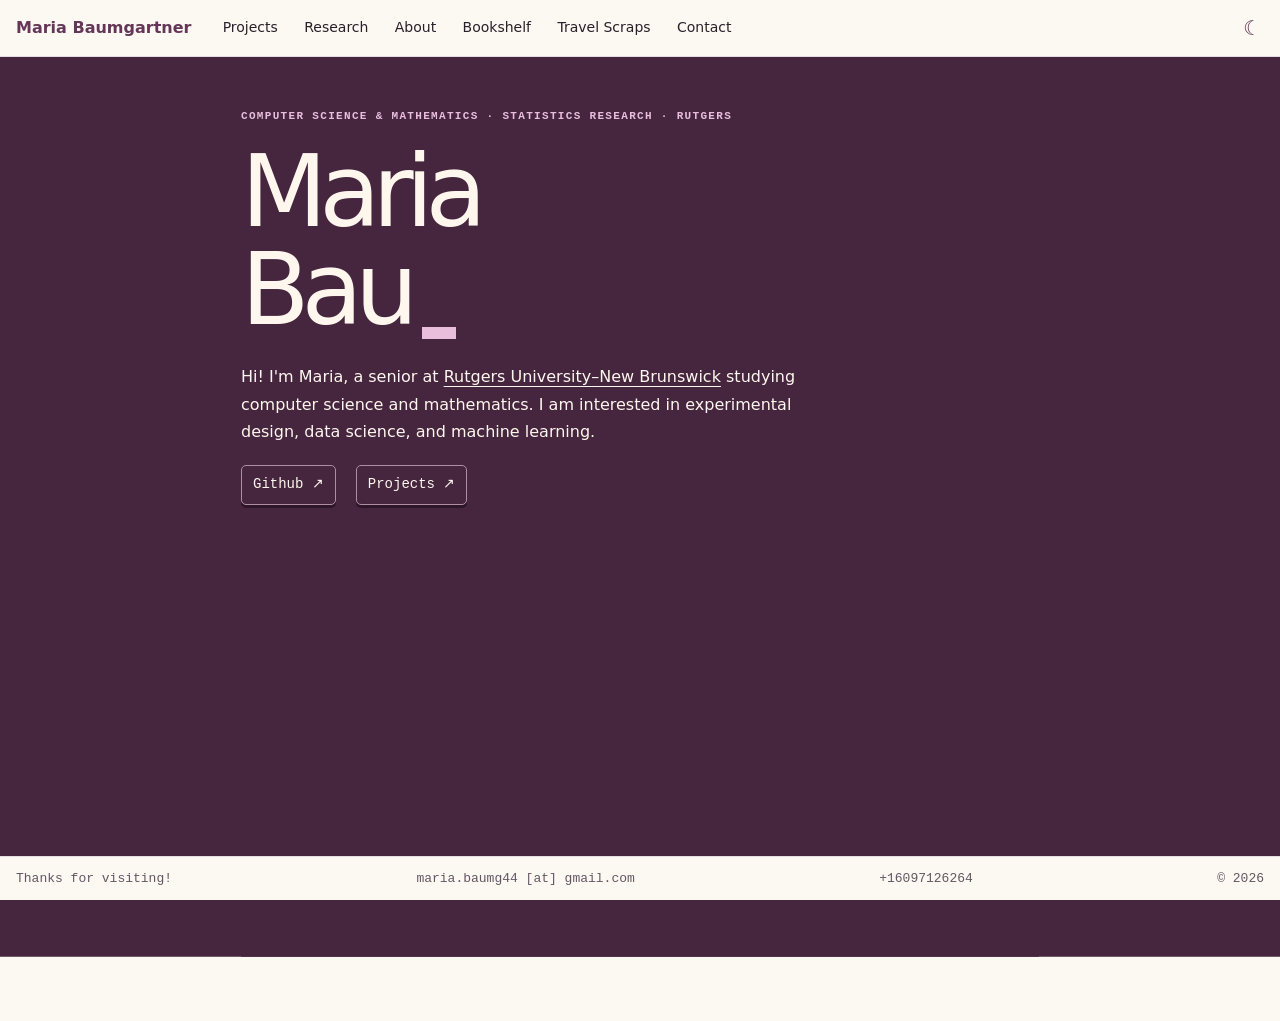
<file: index.html>
<!doctype html>
<html lang="en">
  <head>
    <meta charset="utf-8">
    <meta name="viewport" content="width=device-width,initial-scale=1">
    <meta name="description" content="Maria Baumgartner — mathematics, machine learning, and thoughtful software. Rutgers University.">
    <title>Maria Baumgartner</title>
    <link rel="stylesheet" href="./styles.css?v=8">
  </head>
  <body id="top">
    <header>
      <a class="brand" href="./index.html">Maria Baumgartner<span class="brand-dot"></span></a>
      <nav aria-label="Main navigation">
        <a href="./pages/projects.html">Projects</a>
        <a href="./pages/research.html">Research</a>
        <a href="./pages/about.html">About</a>
        <a href="./pages/bookshelf.html">Bookshelf</a>
        <a href="./pages/postcards.html">Travel Scraps</a>
        <a href="./pages/contact.html">Contact</a>
        <button type="button" id="theme-toggle" hidden>Dark mode</button>
      </nav>
    </header>

    <div class="wrap">
      <main>
        <section class="hero" aria-labelledby="site-title">
          <div class="hero-content">
            <div class="eyebrow">
              Computer science &amp; mathematics · Statistics Research · Rutgers
            </div>
            <h1 id="site-title" aria-label="Maria Baumgartner">
                <span class="name-line" aria-hidden="true"><span id="first-name">Maria</span></span><br>
                <span class="name-line" aria-hidden="true"><span id="last-name">Baumgartner</span><span class="cursor"></span></span>
            </h1>
            <p class="intro">Hi! I'm Maria, a senior at <a href="https://newbrunswick.rutgers.edu/" target="_blank" rel="noopener">Rutgers University&ndash;New Brunswick</a> studying computer science and mathematics. I am interested in experimental design, data science, and machine learning.</p>
            <div class="links">
              <a href="https://github.com/mariabaumg" target="_blank" rel="noopener">Github ↗</a>
              <a href="./pages/projects.html">Projects ↗</a>
            </div>
          </div>
          <!-- <div class="headshot-placeholder" aria-hidden="true">MB</div> -->
        </section>
      </main>
      <footer>
        <span>Thanks for visiting!</span><span>maria.baumg44 [at] gmail.com</span> <span>+16097126264</span><span>© <span id="year">2026</span></span>
      </footer>
    </div>
    <script src="./script.js?v=9" defer></script>
  </body>
</html>
</file>
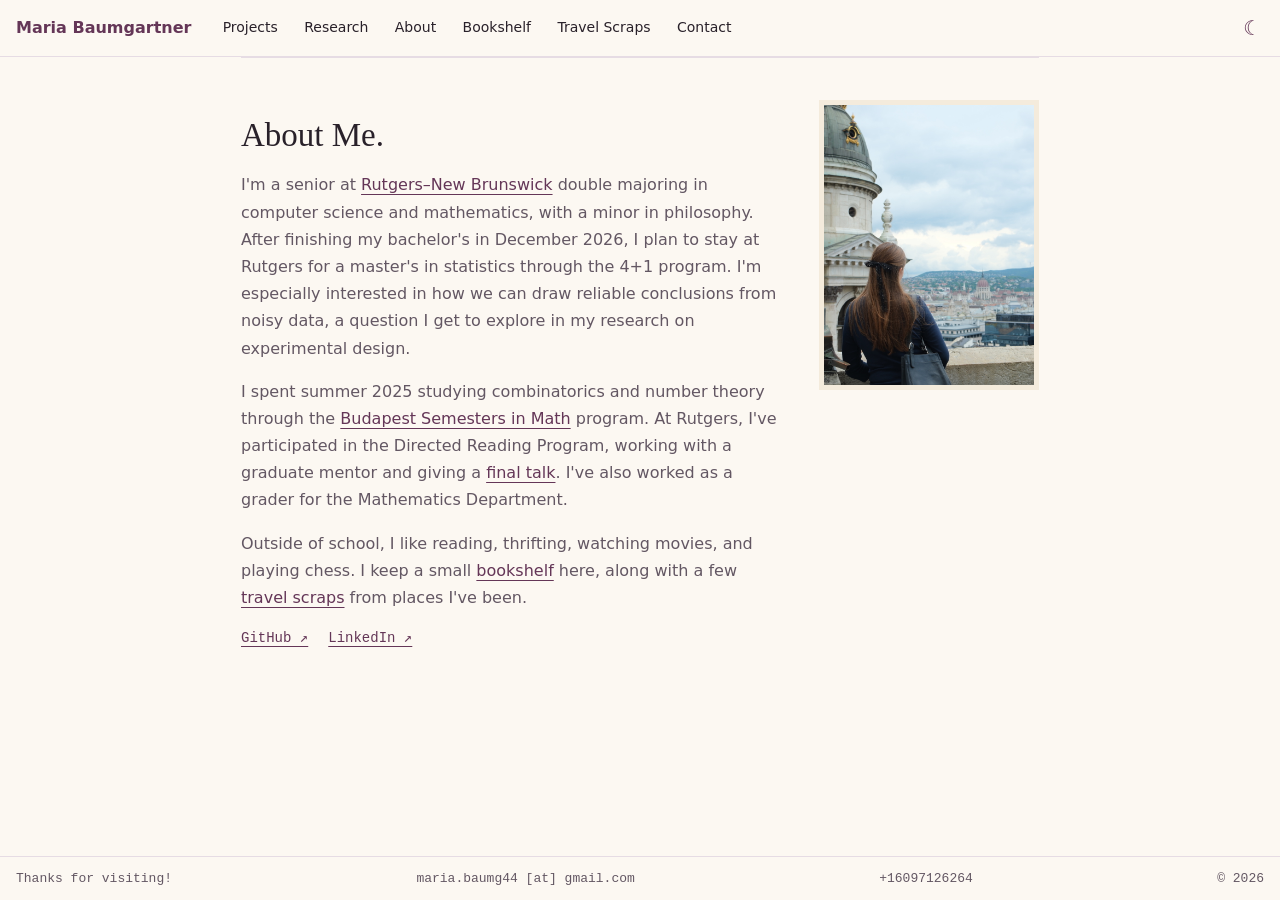
<file: pages/about.html>
<!doctype html>
<html lang="en">
  <head>
    <meta charset="utf-8">
    <meta name="viewport" content="width=device-width,initial-scale=1">
    <meta name="description" content="Maria Baumgartner — mathematics, machine learning, and thoughtful software. Rutgers University.">
    <title>About | Maria Baumgartner</title>
    <link rel="stylesheet" href="../styles.css?v=10">
  </head>
  <body id="top">
    <header>
      <a class="brand" href="../index.html">Maria Baumgartner<span class="brand-dot"></span></a>
      <nav aria-label="Main navigation">
        <a href="./projects.html">Projects</a>
        <a href="./research.html">Research</a>
        <a href="./about.html" aria-current="page">About</a>
        <a href="./bookshelf.html">Bookshelf</a>
        <a href="./postcards.html">Travel Scraps</a>
        <a href="./contact.html">Contact</a>
        <button type="button" id="theme-toggle" hidden>Dark mode</button>
      </nav>
    </header>

    <div class="wrap">
      <main>
        <section class="section about" id="about">
          <div>

            <h2 style="margin-top:16px">About Me.</h2>
            <p>
              I'm a senior at <a href="https://newbrunswick.rutgers.edu/" target="_blank" rel = "noopener noreferrer">Rutgers&ndash;New Brunswick</a> double majoring in computer science and mathematics, with a minor in philosophy. After finishing my bachelor's in December 2026, I plan to stay at Rutgers for a master's in statistics through the 4+1 program. I'm especially interested in how we can draw reliable conclusions from noisy data, a question I get to explore in my research on experimental design.
            </p>
            <p>
            I spent summer 2025 studying combinatorics and number theory through the <a href="https://budapestsemesters.com/" target="_blank" rel="noopener noreferrer">Budapest Semesters in Math</a> program. At Rutgers, I've participated in the Directed Reading Program, working with a graduate mentor and giving a <a href="https://github.com/mariabaumg/f2025DRP/blob/main/build/main.pdf" target="_blank" rel="noopener noreferrer">final talk</a>. I've also worked as a grader for the Mathematics Department.
            </p>
<!-- <details class="coursework">
  <summary>Selected coursework</summary>

  <p>
    <strong>Statistics:</strong>
    Introductory Statistics, Probability Theory, Statistical Theory,
    Stochastic Processes, and Statistical Learning.
  </p>

  <p>
    <strong>Mathematics:</strong>
    Honors Real Analysis I, Honors Linear Algebra, Honors Calculus III,
    Honors Calculus IV (Differential Equations), Mathematical Reasoning,
    Set Theory, Mathematical Logic, Combinatorics, and Number Theory.
  </p>

  <p>
    <strong>Computer science:</strong>
    Data Structures, Computer Architecture, Algorithm Design and Analysis,
    Numerical Analysis, Formal Languages and Automata, and Data Management
    for Data Science.
  </p>

  <p>
    <strong>In progress:</strong>
    Artificial Intelligence and Computational Robotics (graduate level).
  </p>
</details> -->
            <p>
            Outside of school, I like reading, thrifting, watching movies, and playing chess. I keep a small <a href="./bookshelf.html">bookshelf</a> here, along with a few <a href="./postcards.html">travel scraps</a> from places I've been.
            </p>
            <!-- <p> I'm finishing my BS in computer science and mathematics at Rutgers&ndash;New Brunswick, with a minor in philosophy. I expect to graduate in December 2026 and am on track to continue at Rutgers for a master's in statistics through the 4+1 program.
            <br>    
            I also spent summer 2025 abroad studying combinatorics and number theory through Budapest Semesters in Mathematics.</p>
            <p>Outside of technical work, I enjoy reading, thrifting, watching movies, and playing chess.</p> -->
            <div class="links">
              <a href="https://github.com/mariabaumg" target="_blank" rel="noopener">GitHub ↗</a>
              <a href="https://linkedin.com/in/mariabaumg" target="_blank" rel="noopener">LinkedIn ↗</a>
            </div>
          </div>
          <figure class="about-photo">
            <img src="../pictures/me_budapest.JPG" alt="Maria in Budapest">
          </figure>
        </section>
      </main>
      <footer>
        <span>Thanks for visiting!</span><span>maria.baumg44 [at] gmail.com</span> <span>+16097126264</span><span>© <span id="year">2026</span></span>
      </footer>
    </div>
    <script src="../script.js?v=14" defer></script>
  </body>
</html>
</file>
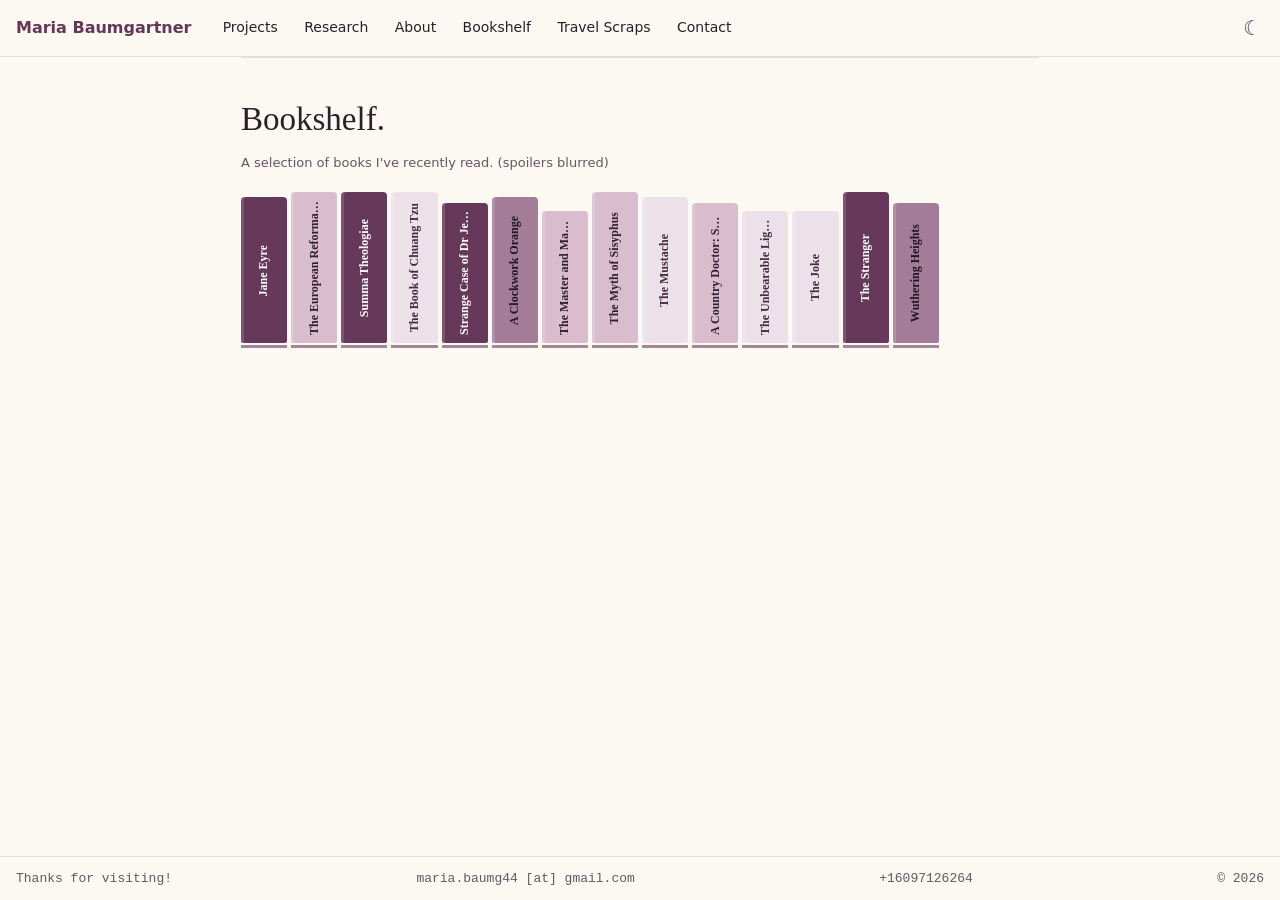
<file: pages/bookshelf.html>
<!doctype html>
<html lang="en">
  <head>
    <meta charset="utf-8">
    <meta name="viewport" content="width=device-width,initial-scale=1">
    <meta name="description" content="Maria Baumgartner — mathematics, machine learning, and thoughtful software. Rutgers University.">
    <title>Bookshelf | Maria Baumgartner</title>
    <link rel="stylesheet" href="../styles.css?v=10">
  </head>
  <body id="top">
    <header>
      <a class="brand" href="../index.html">Maria Baumgartner<span class="brand-dot"></span></a>
      <nav aria-label="Main navigation">
        <a href="./projects.html">Projects</a>
        <a href="./research.html">Research</a>
        <a href="./about.html">About</a>
        <a href="./bookshelf.html" aria-current="page">Bookshelf</a>
        <a href="./postcards.html">Travel Scraps</a>
        <a href="./contact.html">Contact</a>
        <button type="button" id="theme-toggle" hidden>Dark mode</button>
      </nav>
    </header>

    <div class="wrap">
      <main>
        <section class="section bookshelf" id="reading" aria-labelledby="reading-title">
          <div class="section-head">
            <h2 id="reading-title">Bookshelf.</h2>
          </div>
          <p class="small">A selection of books I've recently read. (spoilers blurred)</p>
          <ol class="shelves" aria-label="Recent reads">
            <li>
              <button type="button" class="spine tone-0 height-0" data-author="Charlotte Brontë" 
              data-note="A book I'm currently reading in the spirit of a gothic fall/winter."
              aria-label="Jane Eyre by: Charlotte Brontë"
               aria-pressed="false"><span>Jane Eyre</span></button>
            </li>
            <li>
              <button type="button" class="spine tone-2 height-2" data-author="Carter Lindberg" 
              data-note="A book I'm currently reading for a history class."
              aria-label="The European Reformations by Carter Lindberg" aria-pressed="false"><span>The European Reformations</span></button>
            </li>
            <li>
              <button type="button" class="spine tone-0 height-2" data-author="Thomas Aquinas" 
              data-note="A work I'm currently reading for a philosophy class."
              aria-label="Summa Theologiae by Thomas Aquinas" aria-pressed="false"><span>Summa Theologiae</span></button>
            </li>
            <li>
              <button type="button" class="spine tone-4 height-2" data-author="Zhuangzi" 

              aria-label="The Book of Chuang Tzu by Zhuangzi" aria-pressed="false"><span>The Book of Chuang Tzu</span></button>
            </li>
            <li>
              <button type="button" class="spine tone-0 height-3" data-author="Robert Louis Stevenson"
              data-note="Read this on the train and "data-spoiler="wish I didn't know what the twist was before reading." 
              aria-label="Strange Case of Dr Jekyll and Mr Hyde by Robert Louis Stevenson" aria-pressed="false"><span>Strange Case of Dr Jekyll and Mr Hyde</span></button>
            </li>
            <li>
              <button type="button" class="spine tone-1 height-0" data-author="Anthony Burgess"
              aria-label="A Clockwork Orange by Anthony Burgess" aria-pressed="false"><span>A Clockwork Orange</span></button>
            </li>
            <li>
              <button type="button" class="spine tone-2 height-1" data-author="Mikhail Bulgakov"
              data-note="One of my recent favorites. Bulgakov's Moscow was so vivid in my mind's eye."
              aria-label="The Master and Margarita by Mikhail Bulgakov" aria-pressed="false"><span>The Master and Margarita</span></button>
            </li>
            <li>
              <button type="button" class="spine tone-2 height-2" data-author="Albert Camus" aria-label="The Myth of Sisyphus by Albert Camus" aria-pressed="false"><span>The Myth of Sisyphus</span></button>
            </li>
            <li>
              <button type="button" class="spine tone-4 height-0" data-author="Emmanuel Carrère" aria-label="The Mustache by Emmanuel Carrère" aria-pressed="false"><span>The Mustache</span></button>
            </li>
            <li>
              <button type="button" class="spine tone-2 height-3" data-author="Franz Kafka"
              data-note="I'm so glad I picked up a copy while visiting the house where Kafka lived and wrote these stories in Golden Lane in Prague."
              aria-label="A Country Doctor: Short Stories by Franz Kafka" aria-pressed="false"><span>A Country Doctor: Short Stories</span></button>
            </li>
            <li>
              <button type="button" class="spine tone-4 height-1" data-author="Milan Kundera" aria-label="The Unbearable Lightness of Being by Milan Kundera" aria-pressed="false"><span>The Unbearable Lightness of Being</span></button>
            </li>
            <li>
              <button type="button" class="spine tone-4 height-1" data-author="Milan Kundera" aria-label="The Joke by Milan Kundera" aria-pressed="false"><span>The Joke</span></button>
            </li>
            <li>
              <button type="button" class="spine tone-0 height-2" data-author="Albert Camus"
              data-note="Another one of my recent favorites. The ending has really stuck with me."
              aria-label="The Stranger by Albert Camus" aria-pressed="false"><span>The Stranger</span></button>
            </li>
            <li>
              <button type="button" class="spine tone-1 height-3" data-author="Emily Brontë" aria-label="Wuthering Heights by Emily Brontë" aria-pressed="false"><span>Wuthering Heights</span></button>
            </li>
          </ol>
          <p class="book-detail" aria-live="polite">
            <cite id="book-title"></cite>
            <span id="book-author"></span>
          </p>
          <p id="book-note" hidden>
            <span id="book-note-text"></span>
            <button type="button" id="book-spoiler" aria-label="Reveal spoiler" hidden>
                <span id="book-spoiler-text" aria-hidden="true"></span>
            </button>
          </p>
        </section>
      </main>
      <footer>
        <span>Thanks for visiting!</span><span>maria.baumg44 [at] gmail.com</span> <span>+16097126264</span><span>© <span id="year">2026</span></span>
      </footer>
    </div>
    <script src="../script.js?v=14" defer></script>
  </body>
</html>
</file>
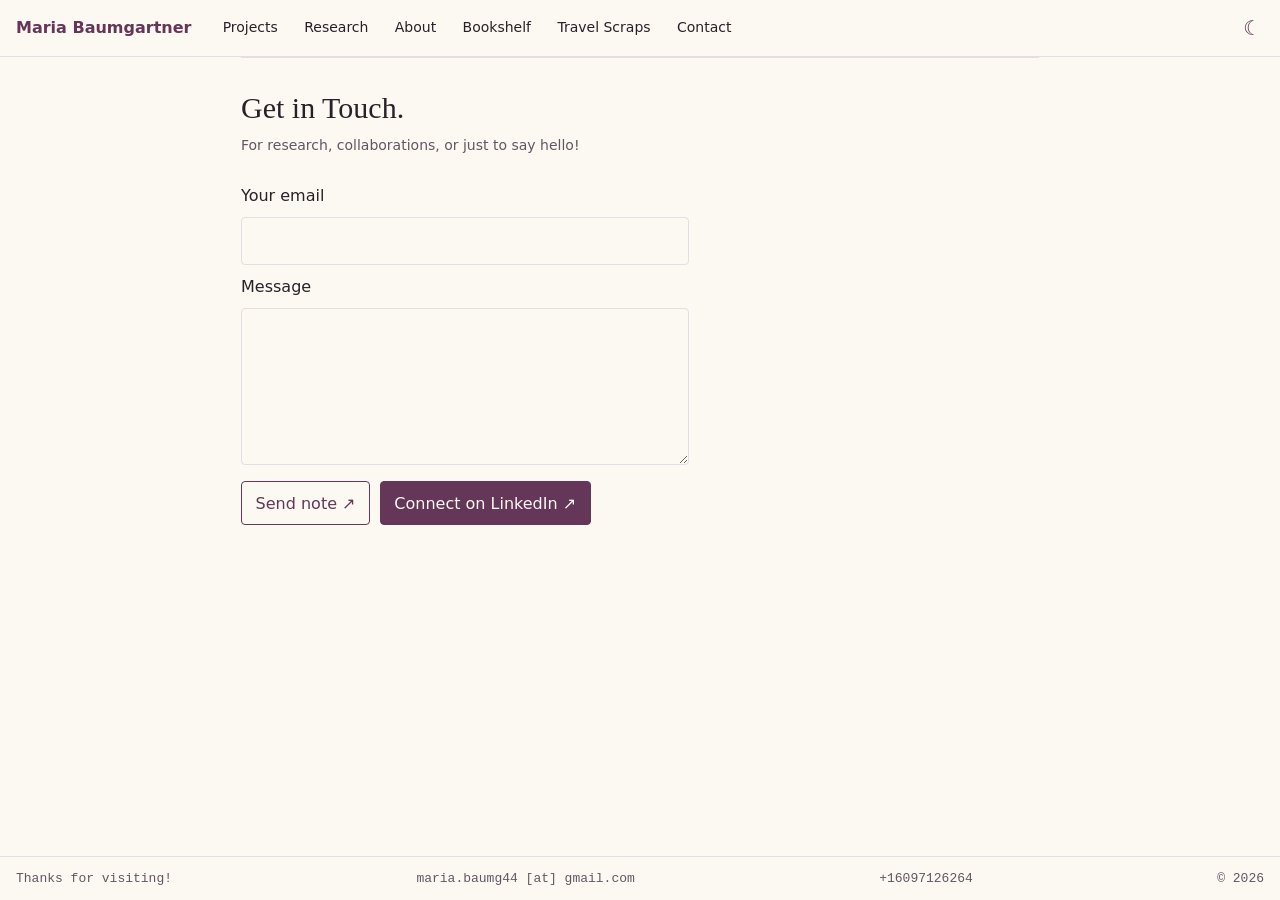
<file: pages/contact.html>
<!doctype html>
<html lang="en">
  <head>
    <meta charset="utf-8">
    <meta name="viewport" content="width=device-width,initial-scale=1">
    <meta name="description" content="Maria Baumgartner — mathematics, machine learning, and thoughtful software. Rutgers University.">
    <title>Contact | Maria Baumgartner</title>
    <link rel="stylesheet" href="../styles.css?v=10">
  </head>
  <body id="top">
    <header>
      <a class="brand" href="../index.html">Maria Baumgartner<span class="brand-dot"></span></a>
      <nav aria-label="Main navigation">
        <a href="./projects.html">Projects</a>
        <a href="./research.html">Research</a>
        <a href="./about.html">About</a>
        <a href="./bookshelf.html">Bookshelf</a>
        <a href="./postcards.html">Travel Scraps</a>
        <a href="./contact.html" aria-current="page">Contact</a>
        <button type="button" id="theme-toggle" hidden>Dark mode</button>
      </nav>
    </header>

    <div class="wrap">
      <main>
<section class="contact" id="contact">
    <div class="contact-heading">
        <h2>Get in Touch.</h2>
        <p>For research, collaborations, or just to say hello!</p>
    </div>


    <form class="contact-form" action="https://formspree.io/f/mzervqbj" method="post">
  <label for="reply-email">Your email</label>
  <input id="reply-email" type="email" name="email" autocomplete="email" required>

  <label for="message">Message</label>
  <textarea id="message" name="message" rows="5" required></textarea>
<div class="contact-actions">
  <button type="submit">Send note ↗</button>

  <a class="linkedin-button"
     href="https://www.linkedin.com/in/mariabaumg/"
     target="_blank"
     rel="noopener noreferrer">
    Connect on LinkedIn ↗
  </a>
</div>

  <!-- <a class="linkedin-icon"
     href="https://www.linkedin.com/in/mariabaumg/"
     aria-label="Maria Baumgartner on LinkedIn"
     target="_blank"
     rel="noopener noreferrer">
    <img src="/linkedin-white.png" alt="" width="22" height="22">
  </a> -->
</form>
</section>

        <!-- <section class="contact" id="contact"> -->
        <!-- <div class="contact-note"> -->
            <!-- <h2><span aria-hidden="true">✉</span> Correspondence</h2>
            <p>For research, collaborations, or just to say hi:</p>
            <p class="contact-address">meb417 [at] scarletmail [dot] rutgers [dot] edu</p> -->
        <!-- </div> -->
        <!-- </section> -->
      </main>
      <footer>
        <span>Thanks for visiting!</span><span>maria.baumg44 [at] gmail.com</span> <span>+16097126264</span><span>© <span id="year">2026</span></span>
      </footer>
    </div>
    <script src="../script.js?v=14" defer></script>
  </body>
</html>
</file>
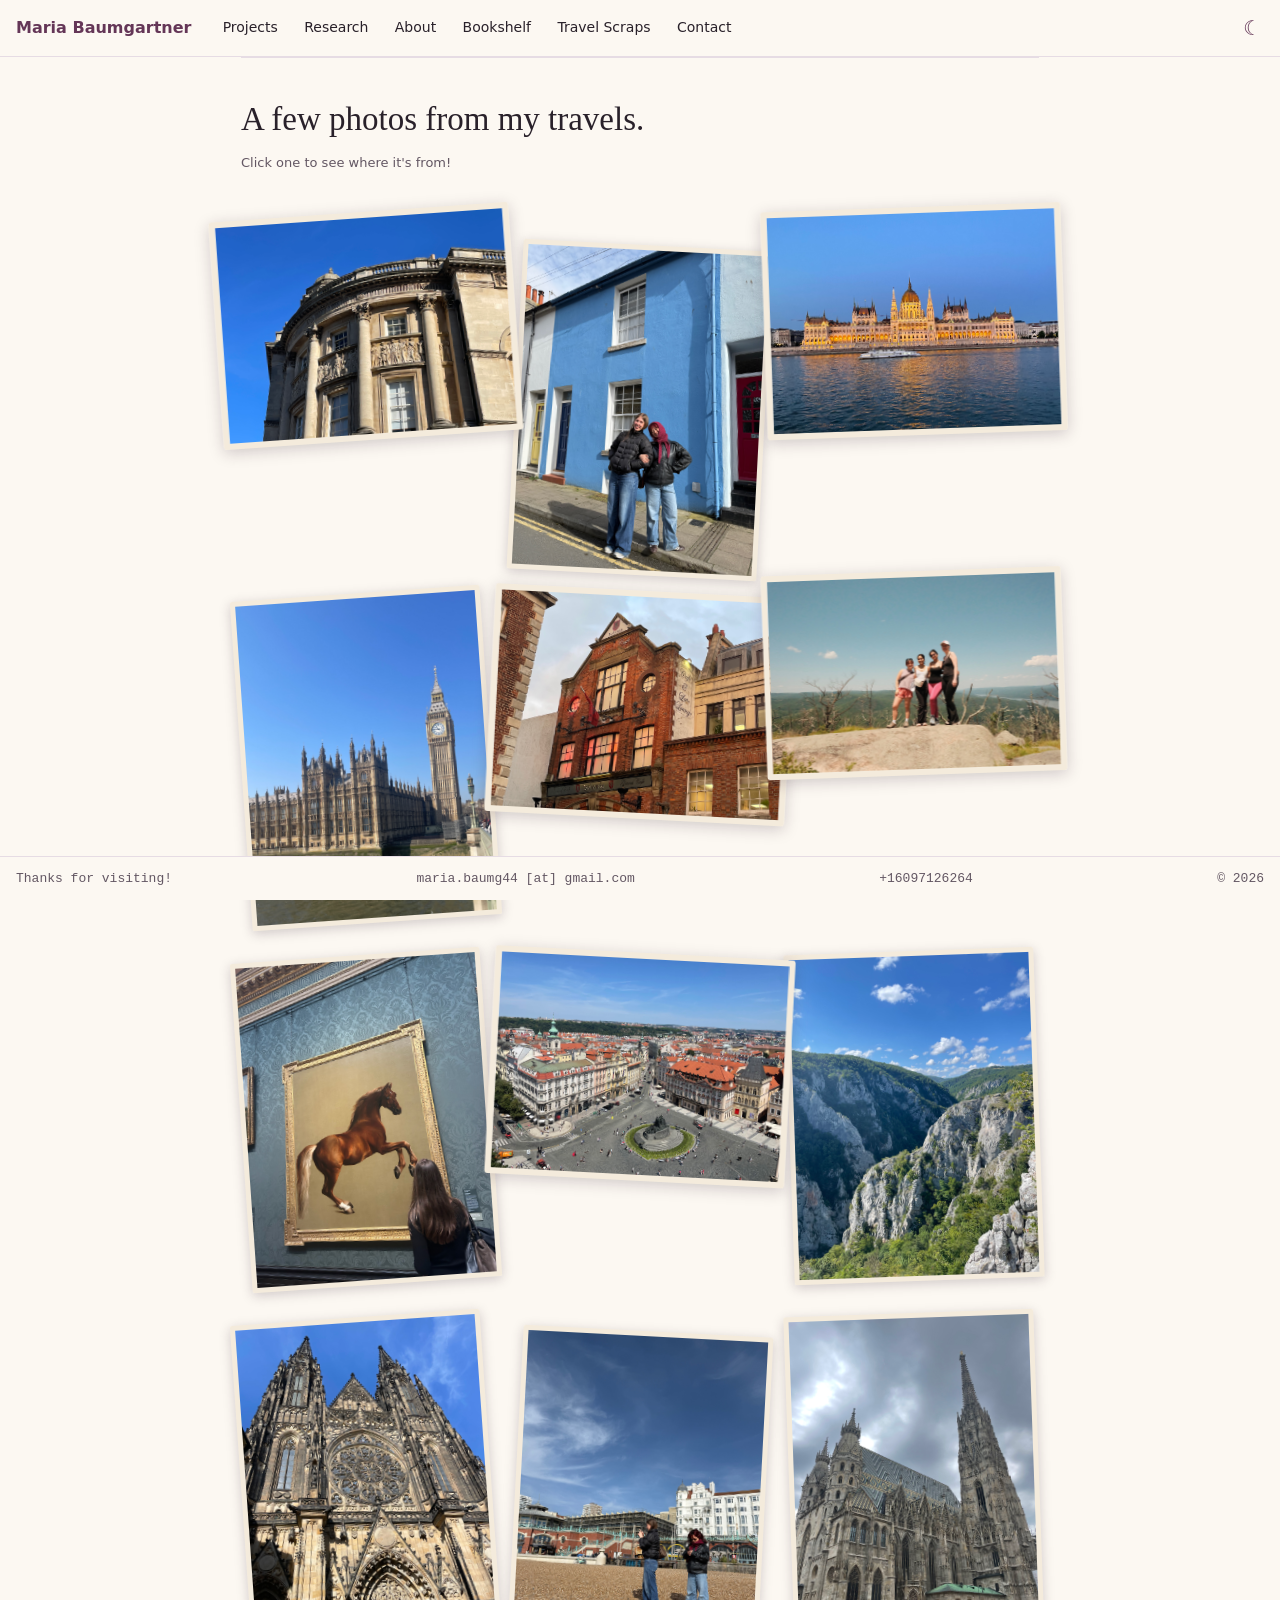
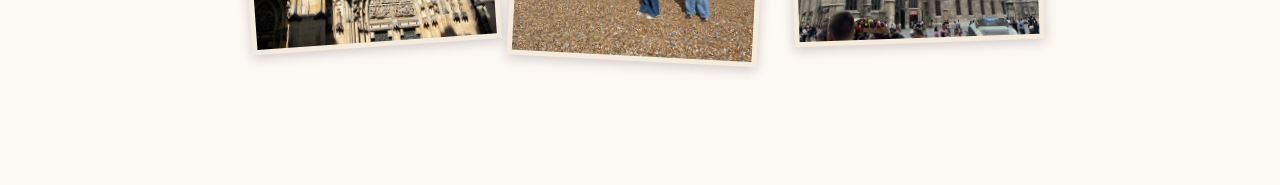
<file: pages/postcards.html>
<!doctype html>
<html lang="en">
  <head>
    <meta charset="utf-8">
    <meta name="viewport" content="width=device-width,initial-scale=1">
    <meta name="description" content="Maria Baumgartner — mathematics, machine learning, and thoughtful software. Rutgers University.">
    <title>Travel Scraps | Maria Baumgartner</title>
    <link rel="stylesheet" href="../styles.css?v=10">
  </head>
  <body id="top">
    <header>
      <a class="brand" href="../index.html">Maria Baumgartner<span class="brand-dot"></span></a>
      <nav aria-label="Main navigation">
        <a href="./projects.html">Projects</a>
        <a href="./research.html">Research</a>
        <a href="./about.html">About</a>
        <a href="./bookshelf.html">Bookshelf</a>
        <a href="./postcards.html" aria-current="page">Travel Scraps</a>
        <a href="./contact.html">Contact</a>
        <button type="button" id="theme-toggle" hidden>Dark mode</button>
      </nav>
    </header>

    <div class="wrap">
      <main>
        <section class="section" id="postcards" aria-labelledby="postcards-title">
            <h2 id="postcards-title">A few photos from my travels. </h2>
            <p class="small">Click one to see where it's from!</p>
            <br>
            <div class="postcards" id="postcard-gallery"></div>
        </section>
      </main>
      <footer>
        <span>Thanks for visiting!</span><span>maria.baumg44 [at] gmail.com</span> <span>+16097126264</span><span>© <span id="year">2026</span></span>
      </footer>
    </div>
    <script src="../script.js?v=14" defer></script>
  </body>
</html>
</file>
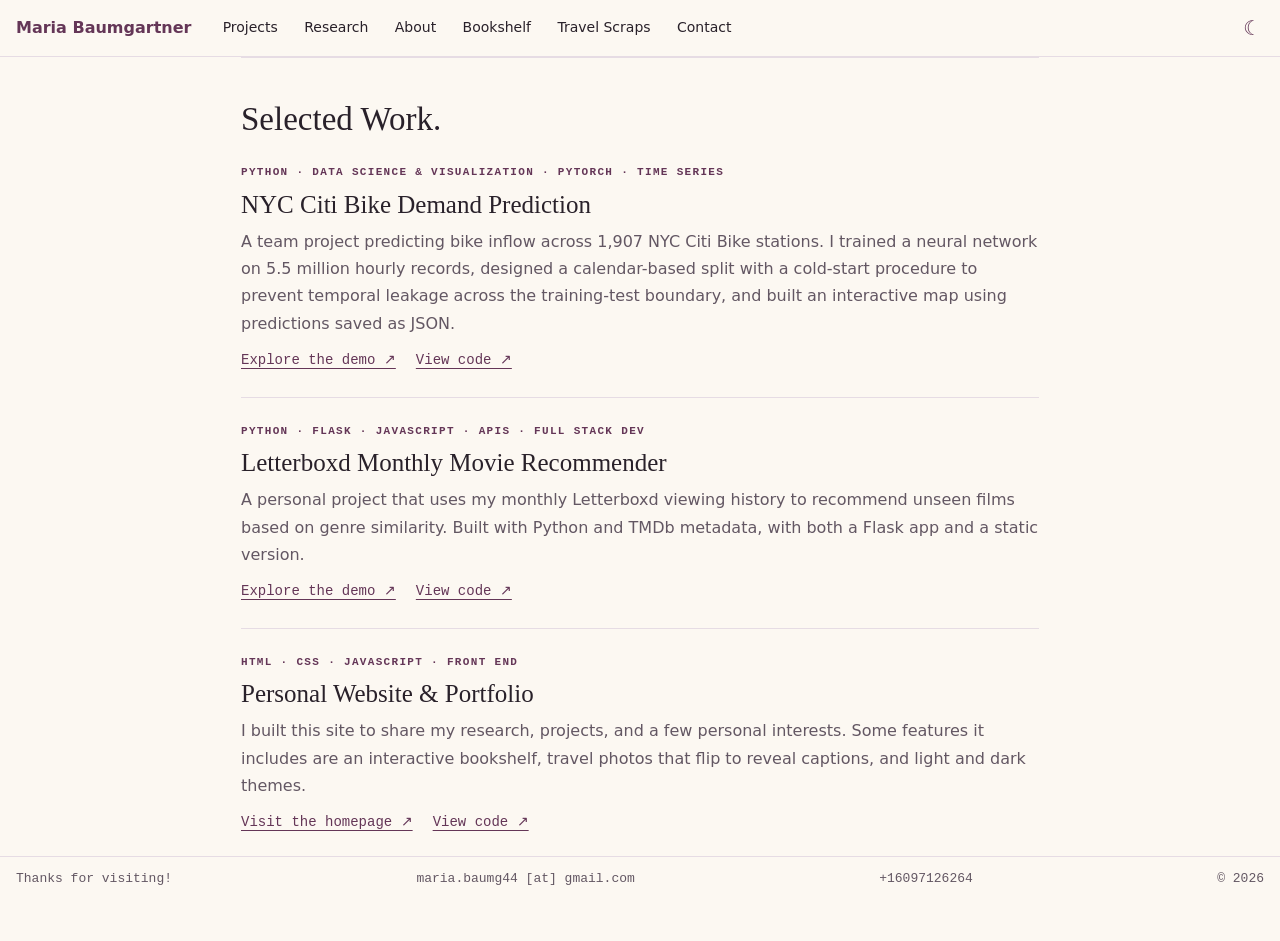
<file: pages/projects.html>
<!doctype html>
<html lang="en">
  <head>
    <meta charset="utf-8">
    <meta name="viewport" content="width=device-width,initial-scale=1">
    <meta name="description" content="Maria Baumgartner — mathematics, machine learning, and thoughtful software. Rutgers University.">
    <title>Projects | Maria Baumgartner</title>
    <link rel="stylesheet" href="../styles.css?v=10">
  </head>
  <body id="top">
    <header>
      <a class="brand" href="../index.html">Maria Baumgartner<span class="brand-dot"></span></a>
      <nav aria-label="Main navigation">
        <a href="./projects.html" aria-current="page">Projects</a>
        <a href="./research.html">Research</a>
        <a href="./about.html">About</a>
        <a href="./bookshelf.html">Bookshelf</a>
        <a href="./postcards.html">Travel Scraps</a>
        <a href="./contact.html">Contact</a>
        <button type="button" id="theme-toggle" hidden>Dark mode</button>
      </nav>
    </header>

    <div class="wrap">
      <main>
        <section class="section" id="work">
          <div class="section-head">
            <h2>Selected Work.</h2>
          </div>
          <article class="project">
            <div>
              <div class="tags">
                Python · Data Science & Visualization · PyTorch · Time series
              </div>
              <h3>NYC Citi Bike Demand Prediction</h3>
              <p>
                A team project predicting bike inflow across 1,907 NYC Citi Bike stations. I trained a neural network on 5.5 million hourly records, designed a calendar-based split with a cold-start procedure to prevent temporal leakage across the training-test boundary, and built an interactive map using predictions saved as JSON.
                </p>
              <div class="project-links">
                <a href="https://mariabaumg.github.io/cs210-citibike/src/" target="_blank" rel="noopener">Explore the demo ↗</a>
                <a href="https://github.com/mariabaumg/cs210-citibike" target="_blank" rel="noopener">View code ↗</a>
              </div>
            </div>
          </article>
          <article class="project">
            <div>
              <div class="tags">
                Python · Flask · JavaScript · APIs · Full Stack Dev
              </div>
              <h3>Letterboxd Monthly Movie Recommender</h3>
              <p>
                A personal project that uses my monthly Letterboxd viewing history to recommend unseen films based on genre similarity. Built with Python and TMDb metadata, with both a Flask app and a static version.</p>
              <div class="project-links">
                <a href="https://mariabaumg.github.io/letterboxd-wrapped/" target="_blank" rel="noopener">Explore the demo ↗</a>
                <a href="https://github.com/mariabaumg/letterboxd-wrapped" target="_blank" rel="noopener">View code ↗</a>
              </div>
            </div>
          </article>
          <article class="project">
            <div>
              <div class="tags">HTML · CSS · JavaScript · Front End</div>
              <h3>Personal Website &amp; Portfolio</h3>
              <p>
                I built this site to share my research, projects, and a few personal interests. Some features it includes are an interactive bookshelf, travel photos that flip to reveal captions, and light and dark themes.
              </p>
              <div class="project-links">
                <a href="../index.html">Visit the homepage ↗</a>
                <a href="https://github.com/mariabaumg/mariabaumg.github.io" target="_blank" rel="noopener">View code ↗</a>
              </div>
            </div>
          </article>
        </section>
      </main>
      <footer>
        <span>Thanks for visiting!</span><span>maria.baumg44 [at] gmail.com</span> <span>+16097126264</span><span>© <span id="year">2026</span> </span>
      </footer>
    </div>
    <script src="../script.js?v=14" defer></script>
  </body>
</html>
</file>
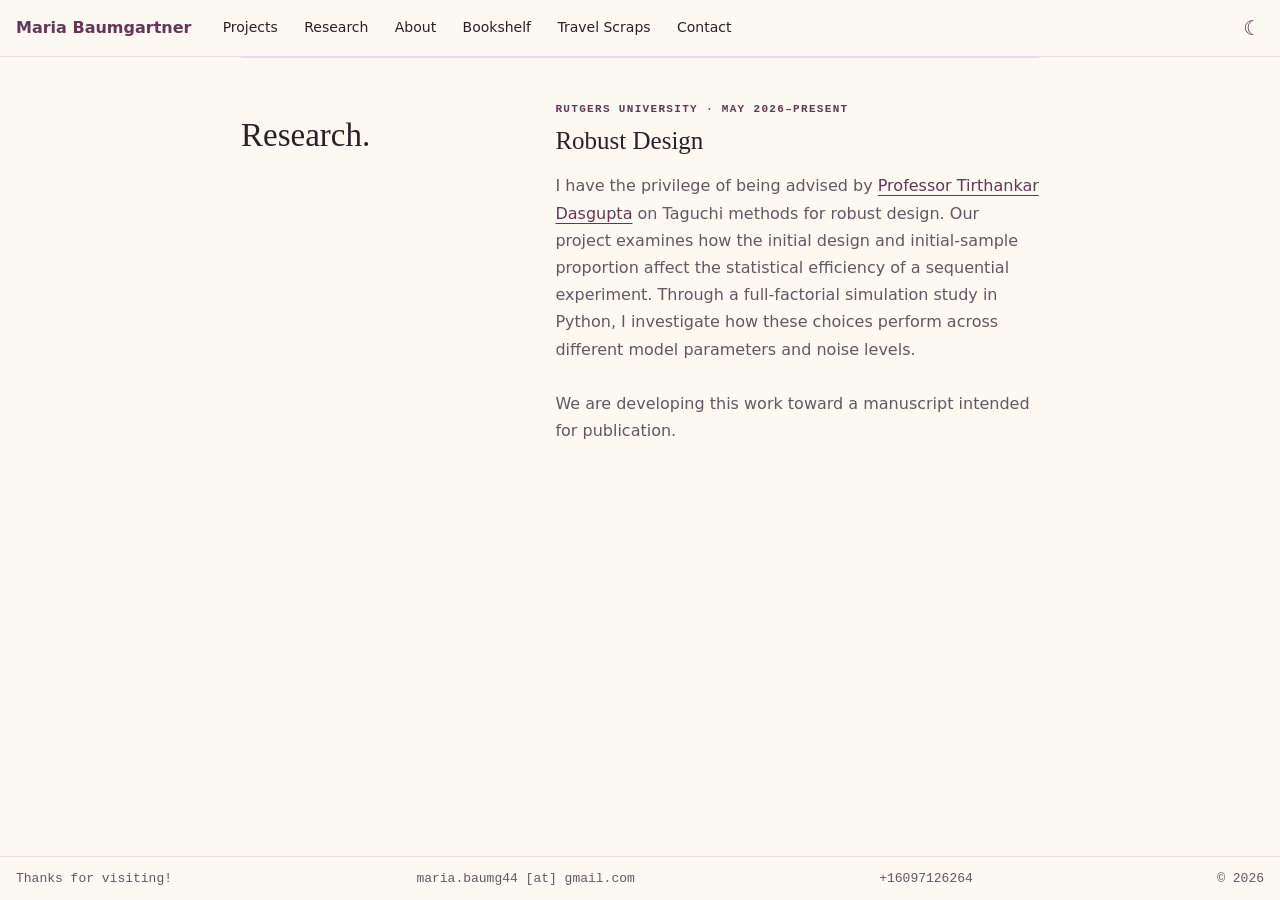
<file: pages/research.html>
<!doctype html>
<html lang="en">
  <head>
    <meta charset="utf-8">
    <meta name="viewport" content="width=device-width,initial-scale=1">
    <meta name="description" content="Maria Baumgartner — mathematics, machine learning, and thoughtful software. Rutgers University.">
    <title>Research | Maria Baumgartner</title>
    <link rel="stylesheet" href="../styles.css?v=10">
  </head>
  <body id="top">
    <header>
      <a class="brand" href="../index.html">Maria Baumgartner<span class="brand-dot"></span></a>
      <nav aria-label="Main navigation">
        <a href="./projects.html">Projects</a>
        <a href="./research.html" aria-current="page">Research</a>
        <a href="./about.html">About</a>
        <a href="./bookshelf.html">Bookshelf</a>
        <a href="./postcards.html">Travel Scraps</a>
        <a href="./contact.html">Contact</a>
        <button type="button" id="theme-toggle" hidden>Dark mode</button>
      </nav>
    </header>

    <div class="wrap">
      <main>
        <section class="section research" id="research">
          <div>

            <h2 style="margin-top:16px">Research.</h2>
          </div>
          <div class="research-body">
            <div class="tags">
              Rutgers University · May 2026&ndash;present
            </div>
            <h3>Robust Design</h3>
            <p>
              I have the privilege of being advised by <a href="https://dumptydg.wixsite.com/mysite" target="_blank" rel="noopener">Professor Tirthankar Dasgupta</a> on Taguchi methods for robust design. Our project examines how the initial design and initial-sample proportion affect the statistical efficiency of a sequential experiment. Through a full-factorial simulation study in Python, I investigate how these choices perform across different model parameters and noise levels.
                <br>
                <br>
                We are developing this work toward a manuscript intended for publication.
            </p>
        </section>
      </main>
      <footer>
        <span>Thanks for visiting!</span><span>maria.baumg44 [at] gmail.com</span> <span>+16097126264</span><span>© <span id="year">2026</span></span>
      </footer>
    </div>
    <script src="../script.js?v=14" defer></script>
  </body>
</html>
</file>
<file: styles.css>
:root {
  --paper: #fcfafb;
  --ink: #28212a;
  --muted: #635763;
  --plum: #663859;
  --line: #e6dce4;
}

* {
  box-sizing: border-box;
}

body {
  margin: 0;
  background: var(--paper);
  color: var(--ink);
  font: 16px/1.7 "DM Sans",system-ui,sans-serif;
}

.wrap {
  max-width: 870px;
  margin: auto;
  padding: 0 36px;
}

a {
  color: var(--plum);
  text-underline-offset: 4px;
}

a:hover {
  text-decoration-thickness: 2px;
}

a:focus-visible {
  outline: 2px solid var(--plum);
  outline-offset: 4px;
}

header,footer {
  display: flex;
  justify-content: space-between;
  align-items: center;
  gap: 16px;
  padding: 20px 0;
}

header {
  border-bottom: 1px solid var(--line);
  position: sticky;
  top: 0;
  z-index: 20;
  background: var(--paper);
}

header::before {
  content: "";
  position: absolute;
  inset: 0;
  z-index: -1;
  background: var(--paper);
  box-shadow: 0 0 0 100vmax var(--paper);
  clip-path: inset(0 -100vmax);
}

section[id] {
  scroll-margin-top: 6rem;
}

.brand {
  font-weight: 700;
  text-decoration: none;
}

.brand span {
  color: var(--plum)!important;
}

nav,.links,.project-links {
  display: flex;
  gap: 20px;
  flex-wrap: wrap;
  font-size: 14px;
}

.hero {
  padding: 66px 0 46px;
}

.hero .intro {
  max-width: 610px;
}

.hero .links {
  margin-top: 20px;
}

h1,h2,h3,.book span:first-child {
  font-family: Georgia,serif;
  font-weight: 400;
  line-height: 1.2;
}

h1 {
  font-size: clamp(42px,8vw,64px);
  margin: 10px 0 16px;
  letter-spacing: -.04em;
}

h2 {
  font-size: 33px;
  margin: 0;
}

h3 {
  font-size: 25px;
  margin: 8px 0;
}

.eyebrow,.tags {
  font-size: 11px;
  letter-spacing: .12em;
  text-transform: uppercase;
  color: var(--plum);
  font-weight: 700;
}

p,.small,footer {
  color: var(--muted);
}

.small,footer {
  font-size: 13px;
}

.section,.contact {
  border-top: 1px solid var(--line);
  padding: 32px 0;
}

.section-head {
  display: flex;
  align-items: baseline;
  justify-content: space-between;
  gap: 16px;
}

.project {
  padding-top: 24px;
}

.project+.project {
  margin-top: 24px;
  border-top: 1px solid var(--line);
}

.project p {
  margin: 8px 0 12px;
}

.research,.about {
  display: grid;
  grid-template-columns: 1fr 1.7fr;
  gap: 30px;
}

.about {
  grid-template-columns: 1.4fr 1fr;
}

.note {
  margin-top: 24px;
}

.book {
  border-bottom: 1px solid var(--line);
  padding: 10px 0;
  display: flex;
  justify-content: space-between;
  gap: 12px;
}

.book span:last-child {
  font-size: 12px;
  color: var(--muted);
}

.book-stack {
  margin: 0 0 20px;
  text-align: right;
}

.book-stack svg {
  display: inline-block;
}

.contact {
  display: flex;
  justify-content: space-between;
  align-items: center;
  gap: 20px;
}

.contact a {
  overflow-wrap: anywhere;
}

@media(max-width:620px) {
  .wrap {
    padding: 0 22px;
  }

  header,.section-head,.contact {
    align-items: flex-start;
    flex-direction: column;
    gap: 8px;
  }

  .hero {
    padding: 42px 0 34px;
  }

  .research,.about {
    grid-template-columns: 1fr;
    gap: 16px;
  }

}

.about {
  grid-template-columns: 1fr;
}

.about>div {
  max-width: 650px;
}

.shelves {
  list-style: none;
  display: grid;
  grid-template-columns: repeat(16,minmax(0,1fr));
  gap: 9px 4px;
  margin: 18px 0 0;
  padding: 0;
}

.shelves li {
  display: flex;
  align-items: flex-end;
  min-width: 0;
  border-bottom: 3px solid #a3869a;
  padding: 0 0 2px;
}

.spine {
  width: 100%;
  height: 146px;
  border: 0;
  border-radius: 4px 4px 2px 2px;
  background: #663859;
  color: #fff;
  cursor: pointer;
  display: grid;
  place-items: center;
  padding: 8px 2px;
  font: 600 12px/1.1 Georgia,serif;
  box-shadow: inset 3px 0 #ffffff25;
}

.spine span {
  writing-mode: vertical-rl;
  transform: rotate(180deg);
  white-space: nowrap;
  max-height: 100%;
  overflow: hidden;
  text-overflow: ellipsis;
}

.spine:hover,.spine[aria-pressed=true] {
  box-shadow: inset 0 0 0 2px #fff,inset 0 0 0 4px #4e2f46;
}

.spine.height-1 {
  height: 132px;
}

.spine.height-2 {
  height: 151px;
}

.spine.height-3 {
  height: 140px;
}

.tone-1 {
  background: #a37d98;
  color: #231624;
}

.tone-2 {
  background: #d9bdcf;
  color: #312033;
}

.tone-3 {
  background: #53374f;
}

.tone-4 {
  background: #ede1e9;
  color: #412c40;
}

.book-detail {
  margin: 12px 0;
  min-height: 2em;
}

.book-detail cite {
  color: var(--plum);
  font-weight: 700;
}

.bookshelf summary {
  color: var(--plum);
  cursor: pointer;
  font-size: 14px;
}

.reading-list {
  columns: 2;
  column-gap: 36px;
  font-size: 14px;
}

.reading-list li {
  break-inside: avoid;
  margin-bottom: 7px;
}

.reading-list span {
  color: var(--muted);
}

@media(max-width:620px) {
  .shelves {
    grid-template-columns: repeat(8,minmax(0,1fr));
  }

  .reading-list {
    columns: 1;
  }

  nav {
    gap: 12px;
  }

}

/* Full-width plum cover; content stays aligned with the notebook. */
:root {
  --paper: #fcf8f2;
  --ink: #29212a;
  --plum: #643657;
  --mono: "Courier New",Courier,monospace;
}

body {
  font-family: system-ui,sans-serif;
}

.brand,nav,.eyebrow,.tags,.notebook-label,.project-links,.links,footer {
  font-family: var(--mono);
}

.hero {
  min-height: 100svh;
  display: grid;
  align-items: start;
  padding: 50px 0 50px;
  background: #45263e;
  color: #fff7ee;
  box-shadow: 0 0 0 100vmax #45263e;
  clip-path: inset(0 -100vmax);
}

.hero .intro,.hero a {
  color: #fff7ee;
}

.hero .eyebrow,.notebook-label {
  color: #e8bedc;
}

.notebook-label {
  font-size: 12px;
  letter-spacing: .18em;
  margin: 0 0 24px;
}

.hero h1 {
  font-family: "Segoe UI", system-ui, sans-serif;
  letter-spacing: -0.045em;
  font-size: clamp(34px,9.5vw,100px);
  line-height: .98;
  letter-spacing: -.08em;
  margin: 18px 0 24px;
}

.cursor {
  display: inline-block;
  width: .34em;
  height: .12em;
  margin-left: .15em;
  background: #e8bedc;
}

@media (prefers-reduced-motion: no-preference) {
  .cursor {
    animation: cursor-blink 1s step-end 4;
  }
}

.name-line {
  position: relative;
  display: inline-block;
  white-space: nowrap;
}

.name-line .cursor {
  position: absolute;
  left: calc(100% + 0.12em);
  bottom: 0em;
  margin-left: 0;
}

@keyframes cursor-blink {
  50% {
    opacity: 0;
  }
}

.hero .links a {
  border: 1px solid #af8da7;
  border-radius: 5px;
  padding: 7px 11px;
  text-decoration: none;
  box-shadow: 0 3px #2c1628;
}

.hero .links a:hover {
  background: #5c3652;
}

.hero a:focus-visible {
  outline-color: #fff7ee;
}

.brand-dot {
  color: var(--plum);
}

.section {
  padding-block: 42px;
}

@media(max-width:620px) {
  .hero {
    /* min-height: 75svh; */
    padding: 40px 0;
  }

  .hero h1 {
    font-size: clamp(32px,9.5vw,56px);
  }

}

.home-button {
  position: fixed;
  right: 1rem;
  bottom: 1rem;
  z-index: 10;
  padding: 0.5rem 0.75rem;
  border: 1px solid #af8da7;
  border-radius: 5px;
  background: #45263e;
  color: #fff7ee;
  font-family: var(--mono);
  text-decoration: none;
  box-shadow: 0 3px #2c1628;
}

.home-button:hover {
  background: #5c3652;
}

.contact-emails {
  list-style: none;
  margin: 1rem 0 0;
  padding: 0;
}

.contact-emails li {
  display: grid;
  grid-template-columns: 5rem minmax(0, 1fr);
  gap: 0.75rem;
  padding: 0.25rem 0;
  overflow-wrap: anywhere;
}

.email-label {
  color: var(--plum);
  font-family: var(--mono);
  font-size: 0.8rem;
}

#book-spoiler:not([hidden]) {
  display: inline;
  appearance: none;
  padding: 0;
  border: 0;
  background: transparent;
  color: inherit;
  font: inherit;
  text-align: inherit;
  cursor: pointer;
}

#book-spoiler:not(.revealed) span {
  filter: blur(4px);
  user-select: none;
}

#book-spoiler:focus-visible {
  outline: 2px solid var(--plum);
  outline-offset: 3px;
}

@media (prefers-reduced-motion: no-preference) {
  html {
    scroll-behavior: smooth;
  }
}

header .brand,
header nav,
header .home-button {
  font-family: "Oswald", system-ui, sans-serif;
}

/* header nav a,
header .home-button {
  font-weight: 500;
} */

.about {
  grid-template-columns: minmax(0, 1fr) auto;
  align-items: start;
}

.hero {
  grid-template-columns: minmax(0, 1fr) auto;
  column-gap: clamp(1rem, 4vw, 3rem);
}

.hero .headshot-placeholder,
.hero .headshot {
  width: clamp(150px, 22vw, 240px);
  justify-self:end;
  aspect-ratio: 1;
  border-radius: 50%;
  margin-top: 2rem;
}

.hero .headshot-placeholder {
  display: grid;
  place-items: center;
  background: #ede1e9;
  color: var(--plum);
}

.hero .headshot {
  display: block;
  object-fit: cover;
}

@media (min-width: 950px) {
  .hero .headshot-placeholder,
  .hero .headshot {
    transform: translateX(60px);
  }
}

.contact-note {
  border-left: 2px solid var(--plum);
  padding-left: 1rem;
}

.contact-note h2 {
  margin: 0 0 0.5rem;
  color: var(--plum);
  font: 600 0.75rem/1.5 var(--mono);
  letter-spacing: 0.12em;
  text-transform: uppercase;
}

.contact-note p {
  margin: 0.25rem 0;
}

.contact-note .contact-address {
  color: var(--plum);
  overflow-wrap: anywhere;
  padding-left: 0.75rem;
}

.spine {
  transition: transform 160ms ease-out, box-shadow 160ms ease-out;
}

.spine[aria-pressed="true"] {
  transform: translateY(-8px);
  box-shadow: 0 5px 8px #45263e33;
}

@media (prefers-reduced-motion: reduce) {
  .spine {
    transition: none;
  }
}

@media (hover: hover) and (pointer: fine) {
  .bookshelf .spine {
    cursor: url("./bookmark.svg") 3 2, pointer;
  }
}

html[data-theme="dark"] {
  color-scheme: dark;
  --paper: #211923;
  --ink: #f5edf3;
  --muted: #d0becd;
  --plum: #e3b3d8;
  --line: #503d4f;
}

#theme-toggle {
  padding: 0;
  border: 0;
  background: none;
  color: var(--plum);
  font: inherit;
  font-size: 1.25rem;
  min-width: 2rem;
  min-height: 2rem;
  cursor: pointer;
position: fixed;
top: 0.75rem;
right: 0.75rem;
transform: none;
line-height: 1;
}

#theme-toggle:hover {
  text-decoration: none;
}

#theme-toggle:focus-visible {
  outline: 2px solid var(--plum);
  outline-offset: 4px;
}

header {
  justify-content: flex-start;
  align-items: center;
  gap: 0.5rem 1.5rem;
  padding: 0.75rem 3.5rem 0.75rem 1rem;
}

header nav {
  gap: 0.75rem;
}

@media (max-width: 620px) {
  header {
    align-items: flex-start;
  }
}

html[data-theme="dark"] {
  --paper: #251c27;
  --hero-dark: #302333;
}

html[data-theme="dark"] .hero {
  background: var(--hero-dark);
  box-shadow: 0 0 0 100vmax var(--hero-dark);
}

header nav a {
  padding: 0.25rem 0.45rem;
  border-radius: 4px;
  color: var(--ink);
  text-decoration: none;
}

header nav a:hover,
header nav a:focus-visible {
  color: var(--plum);
  background: #a879a01a;
  text-decoration: none;
}

/* #contact {
  min-height: calc(75svh - 6rem);
  display: grid;
  align-content: center;
  justify-items: start;
} */

#contact {
  min-height: auto;
  display: grid;
  gap: 1.5rem;
}


.postcards {
  display: grid;
  grid-template-columns: repeat(3, minmax(0, 1fr));
  gap: 2rem 1.5rem;
  padding: 1rem 0 2rem;
}

.postcard {
  --tilt: -4deg;
  --offset: 0px;
  position: relative;
  width: 100%;
  height:auto;
  aspect-ratio: 4 / 3;
  padding: 0;
  border: 0;
  background: transparent;
  color: var(--ink);
  font: inherit;
  cursor: pointer;
  perspective: 850px;
  transform: translateY(var(--offset)) rotate(var(--tilt));
}

.postcard:nth-child(3n + 2) {
  --tilt: 3deg;
  --offset: 14px;
}

.postcard:nth-child(3n) {
  --tilt: -2deg;
  --offset: -4px;
}

/* .postcard:nth-child(7) {
  grid-column: 2;
  --tilt: 4deg;
} */

.postcard-front,
.postcard-back {
  position: absolute;
  inset: 0;
  box-sizing: border-box;
  width: 100%;
  height: 100%;
  border: 5px solid #f4ebdc;
  border-radius: 2px;
  box-shadow: 0 3px 12px #29172a35;
  backface-visibility: hidden;
  transition: transform 350ms ease;
}

.postcard-front {
  object-fit: cover;
}

.postcard-back {
  display: grid;
  align-content: center;
  gap: 0.4rem;
  padding: 0.75rem;
  background: var(--paper);
  transform: rotateY(180deg);
}

.postcard-back strong {
  color: var(--plum);
  font-family: var(--mono);
}

.postcard-back > span {
  font-size: 0.85rem;
  line-height: 1.4;
}

.postcard.is-flipped .postcard-front {
  transform: rotateY(-180deg);
}

.postcard.is-flipped .postcard-back {
  transform: rotateY(0);
}

.postcard:focus-visible {
  outline: 2px solid var(--plum);
  outline-offset: 5px;
}

@media (max-width: 620px) {
  .postcards {
    grid-template-columns: minmax(0, 300px);
    justify-content: center;
    gap: 1.5rem;
  }

  .postcard:nth-child(n) {
    grid-column: auto;
    --offset: 0px;
  }
}

@media (prefers-reduced-motion: reduce) {
  .postcard-front,
  .postcard-back {
    transition: none;
  }
}

.postcards {
  align-items: start;
  max-width: 1000px;
  margin-inline: 0 auto;
  justify-content: start;
}

.postcard {
  aspect-ratio: auto;
}

.postcard-front {
  position: relative;
  display: block;
  height: auto;
}


#about {
  display: grid;
  grid-template-columns: minmax(0, 1fr) minmax(0, 220px);
  align-items: start;
  gap: 2rem;
}

.about-photo {
  margin: 0;
}

.about-photo-placeholder,
.about-photo img {
  width: 100%;
  border: 5px solid #f4ebdc;
}

.about-photo-placeholder {
  display: grid;
  place-items: center;
  aspect-ratio: 4 / 5;
  background: #99728f;
  color: #45263e;
  font-size: 0.85rem;
}

.about-photo img {
  display: block;
  height: auto;
  max-width: 400px;
}

@media (max-width: 620px) {
  #about {
    grid-template-columns: 1fr;
  }

  .about-photo {
    max-width: 130px;
  }
}

body {
  padding-bottom: 4rem;
}

footer {
  position: fixed;
  inset: auto 0 0;
  z-index: 10;
  padding: 0.65rem 1rem;
  background: var(--paper);
  border-top: 1px solid var(--line);
}



/* Contact section */
#contact {
    display: flex;
    justify-content: space-between;
    align-items: center;
    gap: 1.5rem;
    padding: 2rem 0;
    border-top: 1px solid var(--line);
}

.contact-heading h2 {
    font-size: 30px;
    margin: 0 0 0.5rem;
}

.contact-heading p {
    margin: 0;
    font-size: 14px;
    color: var(--muted);
}

.contact-details {
    display: flex;
    flex-direction: column;
    align-items: flex-end;
    gap: 0.5rem;
    font-size: 13px;
}

.contact-address {
    color: var(--muted);
    overflow-wrap: anywhere;
    text-align: right;
}

.contact-details a {
    color: var(--plum);
    font-family: var(--mono);
    font-size: 12px;
    text-decoration: none;
}

.contact-details a:hover {
    text-decoration: underline;
    text-underline-offset: 4px;
}

@media (max-width: 620px) {
    #contact {
        flex-direction: column;
        align-items: flex-start;
        gap: 1rem;
    }

    .contact-details {
        align-items: flex-start;
    }

    .contact-address {
        text-align: left;
    }
}

@media (hover: hover) and (pointer: fine) {
  #postcards .postcard {
    cursor: url("./camera.svg") 12 13, pointer;
  }
}

@media (hover: hover) and (pointer: fine) {
  #work .project-links a {
    cursor: url("./code-cursor.svg") 14 12, pointer;
  }
}

.contact-form {
  display: grid;
  gap: 0.5rem;
  width: min(100%, 28rem);
  margin-top: 1.5rem;
}

.contact-form input,
.contact-form textarea {
  padding: 0.6rem 0.75rem;
  border: 1px solid var(--line);
  border-radius: 4px;
  background: var(--paper);
  color: var(--ink);
  font: inherit;
}

.contact-form textarea {
  resize: vertical;
}

.contact-form button {
  justify-self: start;
  margin-top: 0.5rem;
  padding: 0.45rem 0.85rem;
  border: 1px solid var(--plum);
  border-radius: 4px;
  background: var(--paper);
  color: var(--plum);
  font: inherit;
  cursor: pointer;
}


#contact {
  display: grid;
  grid-template-columns: minmax(0, 28rem);
  justify-content: start;
  align-content: start;
  gap: 1rem;
  min-height: 0;
}

#contact .contact-details {
  display: block;
  text-align: left;
}

#contact .contact-address {
  color: var(--plum);
  overflow-wrap: anywhere;
}

#contact .contact-form {
  margin-top: 0.5rem;
}



#contact .contact-details {
  display: flex;
  flex-wrap: wrap;
  align-items: center;
  gap: 0.75rem;
}

#contact .linkedin-icon {
  display: inline-grid;
  place-items: center;
  width: 2rem;
  height: 2rem;
  border-radius: 4px;
  background: var(--plum);
  color: var(--paper);
  font: 700 0.95rem/1 "Segoe UI", system-ui, sans-serif;
  text-decoration: none;
}

#contact .linkedin-icon:hover {
  opacity: 0.8;
}

.contact-actions {
  display: flex;
  align-items: center;
  gap: 0.6rem;
  margin-top: 0.5rem;
}

.contact-actions button {
  margin: 0;
  min-height: 2.5rem;
}

#contact .contact-actions .linkedin-icon {
  width: 2.5rem;
  height: 2.5rem;
  background: #663859;
}

.contact-actions .linkedin-button {
  background: var(--paper);
  color: var(--plum);
}


#contact .contact-actions .linkedin-button {
  display: inline-flex;
  align-items: center;
  justify-content: center;
  padding: 0.45rem 0.85rem;
  border: 1px solid var(--plum);
  border-radius: 4px;
  background: var(--plum);
  color: var(--paper);
  font: inherit;
  text-decoration: none;
}

#contact .contact-actions .linkedin-button:hover,
#contact .contact-actions .linkedin-button:focus-visible {
  text-decoration: none;
}

@media (min-width: 621px) {
  .postcard.is-landscape {
    scale: 1.2;
    z-index: 1;
  }

  .postcard:hover,
  .postcard:focus-visible,
  .postcard.is-flipped {
    z-index: 2;
  }
}



.coursework {
  margin: 1.25rem 0;
}

.coursework summary {
  width: fit-content;
  color: var(--plum);
  cursor: pointer;
  font-weight: 600;
}

.coursework p {
  margin: 0.75rem 0 0;
}
</file>
